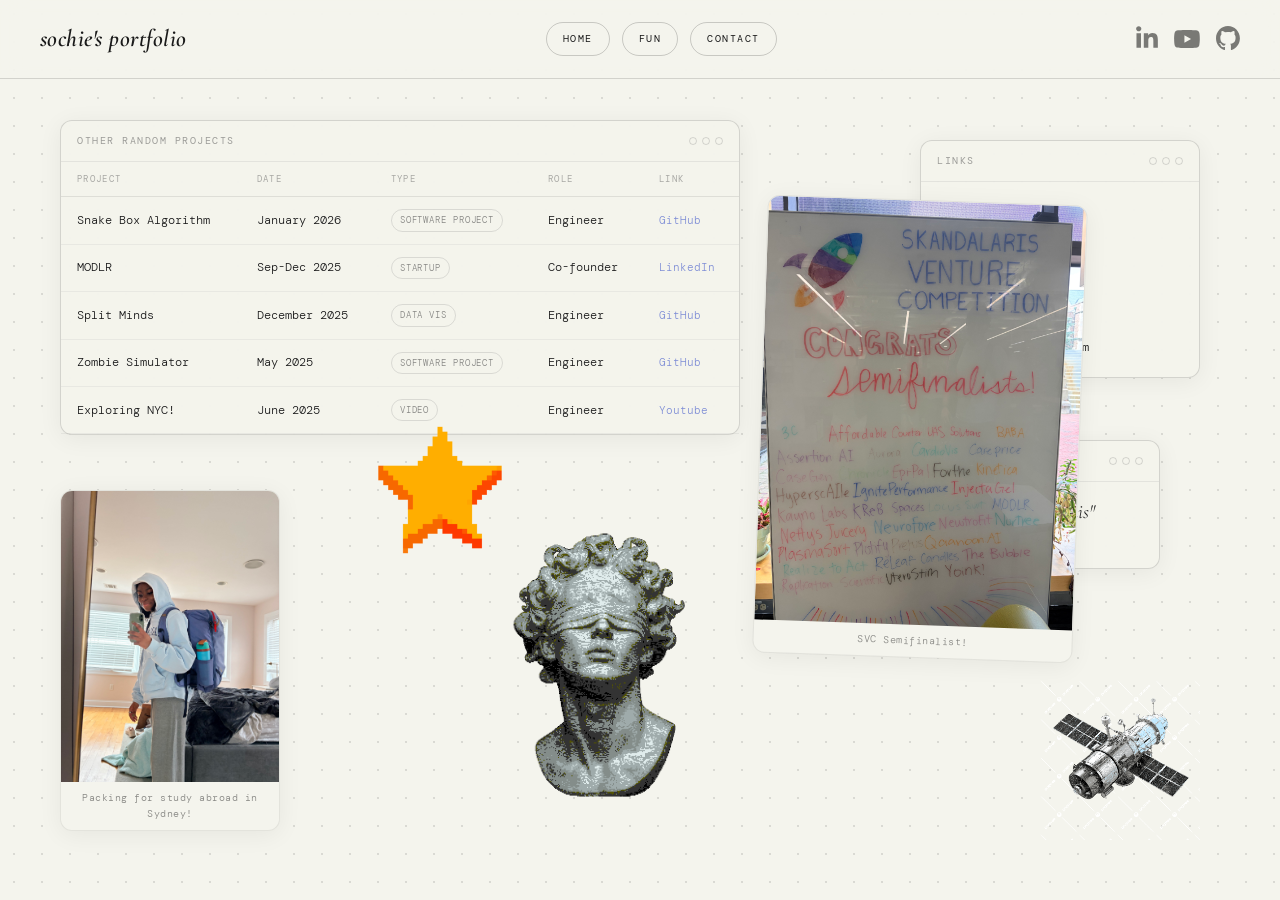
<file: fun.html>
<!DOCTYPE html>
<html lang="en">
<head>
    <meta charset="UTF-8">
    <meta name="viewport" content="width=device-width, initial-scale=1.0">
    <link rel="preconnect" href="https://fonts.googleapis.com">
    <link rel="preconnect" href="https://fonts.gstatic.com" crossorigin>
    <link href="https://fonts.googleapis.com/css2?family=Cormorant+Garamond:ital,wght@0,400;0,600;1,400;1,600&family=DM+Mono:wght@300;400&display=swap" rel="stylesheet">
    <link rel="stylesheet" href="CSS/fun.css">
    <title>Fun — Sochie</title>
</head>
<body>

    <!-- Navigation -->
    <nav class="nav">
        <div class="nav-inner">
            <a href="index.html" class="nav-logo">sochie's portfolio</a>
            <div class="nav-links">
                <a href="index.html" class="pill-link">HOME</a>
                <a href="fun.html" class="pill-link pill-fun">FUN</a>
                <a href="mailto:sochiefilm@gmail.com" class="pill-link">CONTACT</a>
            </div>
            <div class="nav-right">
                <a href="https://www.linkedin.com/in/sochie-odunlami/" class="nav-social" id="linkedin-icon" target="_blank">
                    <img src="attributes/images/linkedin.svg" alt="LinkedIn">
                </a>
                <a href="https://www.youtube.com/@sochie19" class="nav-social" id="youtube-icon" target="_blank">
                    <img src="attributes/images/youtube.svg" alt="YouTube">
                </a>
                <a href="https://github.com/sochieodunlam" class="nav-social" id="github-icon" target="_blank">
                    <img src="attributes/images/github.svg" alt="GitHub">
                </a>
            </div>
        </div>
    </nav>

    <!-- Draggable Canvas -->
    <div class="fun-canvas">

        <!-- Projects Table -->
        <div class="floating-el projects-table-wrap" data-draggable>
            <div class="floating-el-header">
                <span>Other random projects</span>
                <div class="floating-el-dots">
                    <div class="floating-el-dot"></div>
                    <div class="floating-el-dot"></div>
                    <div class="floating-el-dot"></div>
                </div>
            </div>
            <table class="projects-table">
                <thead>
                    <tr>
                        <th>Project</th>
                        <th>Date</th>
                        <th>Type</th>
                        <th>Role</th>
                        <th>Link</th>
                    </tr>
                </thead>
                <tbody>
                    <tr class="table-row-clickable" data-popup="cherry-pie">
                        <td class="table-project-name">Snake Box Algorithm</td>
                        <td>January 2026</td>
                        <td><span class="table-tag">Software Project</span></td>
                        <td>Engineer</td>
                        <td><a href="https://github.com/sochieodunlam/snake-box-algorithm" class="table-link" target="_blank">GitHub</a></td>
                    </tr>
                    <tr class="table-row-clickable" data-popup="robot">
                        <td class="table-project-name">MODLR</td>
                        <td>Sep-Dec 2025</td>
                        <td><span class="table-tag">Startup</span></td>
                        <td>Co-founder</td>
                        <td><a href="https://www.linkedin.com/company/modlrcard/posts/?feedView=all" class="table-link" target="_blank">LinkedIn</a></td>
                    </tr>
                    <tr class="table-row-clickable" data-popup="unveil">
                        <td class="table-project-name">Split Minds</td>
                        <td>December 2025</td>
                        <td><span class="table-tag">Data Vis</span></td>
                        <td>Engineer</td>
                        <td><a href="https://csex57.github.io/splitminds/" class="table-link" target="_blank">GitHub</a></td>
                    </tr>
                    <tr class="table-row-clickable" data-popup="fortune">
                        <td class="table-project-name">Zombie Simulator</td>
                        <td>May 2025</td>
                        <td><span class="table-tag">Software Project</span></td>
                        <td>Engineer</td>
                        <td><a href="https://github.com/missing-repository" class="table-link" target="_blank">GitHub</a></td>
                    </tr>
                    <tr class="table-row-clickable" data-popup="nasa">
                        <td class="table-project-name">Exploring NYC!</td>
                        <td>June 2025</td>
                        <td><span class="table-tag">Video</span></td>
                        <td>Engineer</td>
                        <td><a href="https://www.youtube.com/shorts/bB57X7uFs-4" class="table-link" target="_blank">Youtube</a></td>
                    </tr>
                </tbody>
            </table>
        </div>

        <!-- Links / Bookmarks -->
        <div class="floating-el links-card" data-draggable>
            <div class="floating-el-header">
                <span>Links</span>
                <div class="floating-el-dots">
                    <div class="floating-el-dot"></div>
                    <div class="floating-el-dot"></div>
                    <div class="floating-el-dot"></div>
                </div>
            </div>
            <div class="links-list">
                <a href="https://www.linkedin.com/in/sochie-odunlami/" class="link-item" target="_blank">
                    <img src="attributes/images/linkedin.svg" alt="LinkedIn">
                    LinkedIn
                </a>
                <a href="https://www.youtube.com/@sochie19" class="link-item" target="_blank">
                    <img src="attributes/images/youtube.svg" alt="YouTube">
                    YouTube
                </a>
                <a href="https://github.com/sochieodunlam" class="link-item" target="_blank">
                    <img src="attributes/images/github.svg" alt="GitHub">
                    GitHub
                </a>
                <a href="mailto:sochiefilm@gmail.com" class="link-item">
                    sochiefilm@gmail.com
                </a>
            </div>
        </div>

        <!-- Quote / Note -->
        <div class="floating-el note-card" data-draggable>
            <div class="floating-el-header">
                <span>Note</span>
                <div class="floating-el-dots">
                    <div class="floating-el-dot"></div>
                    <div class="floating-el-dot"></div>
                    <div class="floating-el-dot"></div>
                </div>
            </div>
            <div class="note-body">
                "hi if you're reading this"
                <span>— Sochie</span>
            </div>
        </div>

        <!-- Sticker -->
        <div class="floating-el sticker-card sticker-packing" data-draggable>
            <img src="attributes/images/packing.jpg" style="width: 100%; display: block;">
            <p class="photo-caption">Packing for study abroad in Sydney!</p>
        </div>

        <div class="floating-el sticker-card sticker-finalist" data-draggable>
            <img src="attributes/images/finalist.jpg" style="width: 100%; display: block;">
            <p class="photo-caption">SVC Semifinalist!</p>
        </div>

        <!-- Greek Statue -->
        <div class="floating-el floating-img sticker-statue" data-draggable>
            <img src="attributes/images/greek_statue_dither.png" alt="Greek Statue">
        </div>

        <!-- Satellite -->
        <div class="floating-el floating-img sticker-satellite" data-draggable>
            <img src="attributes/images/satellite.png" alt="Satellite">
        </div>

        <!-- Spinning Star -->
        <div class="floating-el spinning-star" data-draggable>
            <img src="attributes/images/star.png" alt="Star">
        </div>

    </div>

    <!-- Popups -->
    <div class="popup-overlay" id="popup-cherry-pie">
        <div class="popup">
            <button class="popup-close">&times;</button>
            <h3>Snake Box Algorithm</h3>
            <p>Made this for another project, ended up not using it, but it still looks pretty cool! It's pretty simple because no AI was used and I made it in two days 🤙</p>
            <a href="https://github.com/sochieodunlam/snake-box-algorithm" target="_blank">View on GitHub &rarr;</a>
        </div>
    </div>

    <div class="popup-overlay" id="popup-robot">
        <div class="popup">
            <button class="popup-close">&times;</button>
            <h3>MODLR</h3>
            <p>Semi-Finalists at the Skandalaris Venture Competition. MODLR was a fintech startup creating the first customizable credit card platform that lets users build and rebuild their card benefits every quarter. We empower consumers to pay only for the perks they actually use, putting financial control back in their hands. Ultimately didn't work out with timing + customer alignment but amazing experience nonetheless.</p>
            <a href="https://www.linkedin.com/company/modlrcard/posts/?feedView=all" target="_blank">View on LinkedIn &rarr;</a>
        </div>
    </div>

    <div class="popup-overlay" id="popup-unveil">
        <div class="popup">
            <button class="popup-close">&times;</button>
            <h3>Split Minds Data Visualization</h3>
            <p>D3 Data Visualization made for WashU's Data Visualization class. Uses twin IQ data (twins who grew up in different environments, kind of like a real-life parent trap) to help you form opinions on nature vs nurture!</p>
            <a href="https://csex57.github.io/splitminds/" target="_blank">View on GitHub &rarr;</a>
        </div>
    </div>

    <div class="popup-overlay" id="popup-fortune">
        <div class="popup">
            <button class="popup-close">&times;</button>
            <h3>Zombie Outbreak Simulation</h3>
            <p>Would you believe me if I told you that I couldn't find the github repo for this... Interactive data visualization made using HTML/CSS/Javascript/Python/Flask/Google Maps API.</p>
        </div>
    </div>

    <div class="popup-overlay" id="popup-nasa">
        <div class="popup">
            <button class="popup-close">&times;</button>
            <h3>Exploring NYC!</h3>
            <p>Short form video exploring New York City! Not much else to say about this one. Made many videos during Summer 2025</p>
            <a href="https://www.youtube.com/shorts/bB57X7uFs-4" target="_blank">Watch on Youtube &rarr;</a>
        </div>
    </div>

    <script src="JS/fun.js"></script>

</body>
</html>
</file>
<file: CSS/fun.css>
@font-face {
    font-family: sf-mono-regular;
    src: url("../attributes/fonts/SFMonoRegular.otf")
}

@font-face {
    font-family: helvetica-neue;
    src: url("../attributes/fonts/HelveticaNeue\ Thin.ttf")
}

@font-face {
    font-family: akaya-telivigala;
    src: url("../attributes/fonts/AkayaTelivigala-Regular.ttf")
}

*, *::before, *::after {
    box-sizing: border-box;
    margin: 0;
    padding: 0;
}

body {
    background-color: #f4f4ed;
    color: #1a1a1a;
    font-family: 'DM Mono', monospace;
    font-weight: 300;
    font-size: 14px;
    line-height: 1.6;
    overflow: hidden;
    width: 100vw;
    height: 100vh;
}

/* --- Dot Grid Background --- */
body::before {
    content: '';
    position: fixed;
    inset: 0;
    z-index: 0;
    background-image: radial-gradient(circle, rgba(26, 26, 26, 0.12) 1px, transparent 1px);
    background-size: 28px 28px;
    pointer-events: none;
}

/* --- Navigation (shared style) --- */
.nav {
    position: fixed;
    top: 0;
    left: 0;
    width: 100%;
    z-index: 1000;
    padding: 20px 40px;
    background: rgba(244, 244, 237, 0.85);
    backdrop-filter: blur(12px);
    -webkit-backdrop-filter: blur(12px);
    border-bottom: 1px solid rgba(26, 26, 26, 0.15);
}

.nav-inner {
    max-width: 1400px;
    margin: 0 auto;
    display: flex;
    align-items: center;
    justify-content: space-between;
}

.nav-logo {
    font-family: 'Cormorant Garamond', serif;
    font-style: italic;
    font-size: 24px;
    font-weight: 600;
    color: #1a1a1a;
    text-decoration: none;
    letter-spacing: 0.02em;
}

.nav-logo:hover {
    color: #7e8dd5;
}

.nav-links {
    display: flex;
    gap: 12px;
}

.pill-link {
    font-family: 'DM Mono', monospace;
    font-size: 10px;
    font-weight: 400;
    text-transform: uppercase;
    letter-spacing: 0.15em;
    color: #1a1a1a;
    text-decoration: none;
    padding: 8px 16px;
    border: 1px solid rgba(26, 26, 26, 0.2);
    border-radius: 9999px;
    transition: border-color 0.3s ease, color 0.3s ease;
}

.pill-link:hover {
    border-color: #7e8dd5;
    color: #7e8dd5;
}

@keyframes rainbow-border {
    0%   { border-color: #ff6b6b; color: #ff6b6b; transform: rotate(-1deg); }
    14%  { border-color: #ffa94d; color: #ffa94d; transform: rotate(1deg) scale(1.03); }
    28%  { border-color: #ffd43b; color: #ffd43b; transform: rotate(-0.5deg); }
    42%  { border-color: #69db7c; color: #69db7c; transform: rotate(1deg) scale(1.05); }
    57%  { border-color: #74c0fc; color: #74c0fc; transform: rotate(-1deg); }
    71%  { border-color: #7e8dd5; color: #7e8dd5; transform: rotate(0.5deg) scale(1.03); }
    85%  { border-color: #da77f2; color: #da77f2; transform: rotate(-0.5deg); }
    100% { border-color: #ff6b6b; color: #ff6b6b; transform: rotate(0deg); }
}

.pill-fun {
    position: relative;
}

.pill-fun:hover {
    animation: rainbow-border 1.2s ease-in-out infinite;
    border-width: 2px;
}

.nav-right {
    display: flex;
    align-items: center;
    gap: 16px;
}

.nav-social {
    display: flex;
    align-items: center;
    opacity: 0.5;
    transition: opacity 0.3s ease;
}

.nav-social:hover {
    opacity: 1;
}

#linkedin-icon img {
    height: 22px;
    width: 22px;
    object-fit: contain;
    filter: brightness(0);
    position: relative;
    top: -2px;
}

#youtube-icon img {
    height: 26px;
    width: 26px;
    object-fit: contain;
    filter: brightness(0);
}

#github-icon img {
    height: 24px;
    width: 24px;
    object-fit: contain;
    filter: brightness(0);
    position: relative;
    top: -1px;
}

/* --- Canvas (the draggable area) --- */
.fun-canvas {
    position: fixed;
    inset: 0;
    z-index: 1;
}

/* --- Draggable Floating Elements --- */
.floating-el {
    position: absolute;
    background: rgba(244, 244, 237, 0.95);
    border: 1px solid rgba(26, 26, 26, 0.15);
    border-radius: 12px;
    box-shadow: 0 4px 24px rgba(0, 0, 0, 0.06);
    cursor: grab;
    user-select: none;
    z-index: 10;
    transition: box-shadow 0.2s ease;
}

.floating-el:active {
    cursor: grabbing;
    box-shadow: 0 8px 40px rgba(0, 0, 0, 0.12);
    z-index: 100;
}

.floating-el-header {
    display: flex;
    align-items: center;
    justify-content: space-between;
    padding: 12px 16px;
    border-bottom: 1px solid rgba(26, 26, 26, 0.08);
    font-family: 'DM Mono', monospace;
    font-size: 10px;
    font-weight: 400;
    text-transform: uppercase;
    letter-spacing: 0.15em;
    color: rgba(26, 26, 26, 0.4);
}

.floating-el-dots {
    display: flex;
    gap: 5px;
}

.floating-el-dot {
    width: 8px;
    height: 8px;
    border-radius: 50%;
    border: 1px solid rgba(26, 26, 26, 0.15);
}

/* --- Projects Table --- */
.projects-table-wrap {
    top: 120px;
    left: 60px;
    width: 680px;
}

.projects-table {
    width: 100%;
    border-collapse: collapse;
    font-family: 'DM Mono', monospace;
    font-size: 12px;
}

.projects-table thead th {
    padding: 10px 16px;
    text-align: left;
    font-weight: 400;
    font-size: 9px;
    text-transform: uppercase;
    letter-spacing: 0.15em;
    color: rgba(26, 26, 26, 0.35);
    border-bottom: 1px solid rgba(26, 26, 26, 0.1);
}

.projects-table tbody td {
    padding: 12px 16px;
    border-bottom: 1px solid rgba(26, 26, 26, 0.05);
    color: #1a1a1a;
    font-weight: 300;
}

.projects-table tbody tr {
    transition: background 0.15s ease;
}

.projects-table tbody tr:hover {
    background: rgba(126, 141, 213, 0.06);
}

.table-project-name {
    font-weight: 400;
}

.table-link {
    color: #7e8dd5;
    text-decoration: none;
    font-size: 11px;
}

.table-link:hover {
    text-decoration: underline;
}

.table-tag {
    display: inline-block;
    font-size: 9px;
    text-transform: uppercase;
    letter-spacing: 0.1em;
    padding: 3px 8px;
    border: 1px solid rgba(26, 26, 26, 0.12);
    border-radius: 9999px;
    color: rgba(26, 26, 26, 0.5);
}

/* --- Links / Bookmarks Card --- */
.links-card {
    top: 140px;
    right: 80px;
    left: auto;
    width: 280px;
}

.links-list {
    padding: 12px 16px;
    display: flex;
    flex-direction: column;
    gap: 10px;
}

.link-item {
    display: flex;
    align-items: center;
    gap: 10px;
    text-decoration: none;
    color: #1a1a1a;
    font-family: 'DM Mono', monospace;
    font-size: 12px;
    font-weight: 300;
    padding: 8px 12px;
    border-radius: 8px;
    transition: background 0.15s ease;
}

.link-item:hover {
    background: rgba(126, 141, 213, 0.08);
}

.link-item img {
    width: 18px;
    height: 18px;
    object-fit: contain;
    filter: brightness(0);
    opacity: 0.5;
}

/* --- Note Card --- */
.note-card {
    top: 440px;
    right: 120px;
    left: auto;
    width: 260px;
}

.note-body {
    padding: 16px;
    font-family: 'Cormorant Garamond', serif;
    font-style: italic;
    font-size: 20px;
    line-height: 1.4;
    color: #1a1a1a;
}

.note-body span {
    display: block;
    margin-top: 12px;
    font-family: 'DM Mono', monospace;
    font-style: normal;
    font-size: 10px;
    color: rgba(26, 26, 26, 0.35);
    letter-spacing: 0.1em;
    text-transform: uppercase;
}

/* --- Sticker (small floating fun element) --- */
.sticker-card {
    text-align: center;
    padding: 0;
    overflow: hidden;
    background: #f4f4ed;
    border-color: rgba(26, 26, 26, 0.08);
}

.photo-caption {
    padding: 8px 12px;
    font-family: 'DM Mono', monospace;
    font-size: 10px;
    font-weight: 300;
    color: rgba(26, 26, 26, 0.5);
    letter-spacing: 0.05em;
    text-align: center;
}

.sticker-packing {
    top: 490px;
    left: 60px;
    width: 220px;
}

.sticker-finalist {
    top: 200px;
    left: 760px;
    width: 320px;
    transform: rotate(2deg);
}

/* --- Floating standalone images (no box around them) --- */
.floating-img {
    background: transparent;
    border: none;
    box-shadow: none;
    overflow: visible;
    border-radius: 0;
}

.floating-img:active {
    box-shadow: none;
}

.floating-img img {
    width: 100%;
    display: block;
}

.sticker-statue {
    top: 520px;
    left: 500px;
    width: 200px;
}

.sticker-satellite {
    bottom: 60px;
    right: 80px;
    left: auto;
    top: auto;
    width: 160px;
}

/* --- Spinning Star --- */
.spinning-star {
    top: 400px;
    left: 350px;
    width: 180px;
    background: transparent;
    border: none;
    box-shadow: none;
    overflow: visible;
    border-radius: 0;
}

.spinning-star:active {
    box-shadow: none;
}

.spinning-star img {
    width: 100%;
    display: block;
    animation: spin 8s linear infinite;
}

@keyframes spin {
    from { transform: rotate(0deg); }
    to { transform: rotate(360deg); }
}

.sticker-card .sticker-emoji {
    font-size: 36px;
    line-height: 1;
}

.sticker-card .sticker-label {
    margin-top: 8px;
    font-family: 'DM Mono', monospace;
    font-size: 9px;
    text-transform: uppercase;
    letter-spacing: 0.1em;
    color: rgba(26, 26, 26, 0.5);
}

/* --- Popup --- */
.popup-overlay {
    display: none;
    position: fixed;
    inset: 0;
    background: rgba(26, 26, 26, 0.5);
    backdrop-filter: blur(4px);
    -webkit-backdrop-filter: blur(4px);
    z-index: 500;
    align-items: center;
    justify-content: center;
}

.popup-overlay.active {
    display: flex;
}

.popup {
    background: #f4f4ed;
    border: 1px solid rgba(26, 26, 26, 0.15);
    border-radius: 12px;
    padding: 40px;
    max-width: 480px;
    width: 90%;
    position: relative;
}

.popup-close {
    position: absolute;
    top: 16px;
    right: 16px;
    background: none;
    border: none;
    font-family: 'DM Mono', monospace;
    font-size: 18px;
    color: rgba(26, 26, 26, 0.4);
    cursor: pointer;
    padding: 4px 8px;
}

.popup-close:hover {
    color: #1a1a1a;
}

.popup h3 {
    font-family: 'Cormorant Garamond', serif;
    font-style: italic;
    font-size: 28px;
    font-weight: 400;
    margin-bottom: 12px;
}

.popup p {
    font-family: 'DM Mono', monospace;
    font-size: 12px;
    font-weight: 300;
    line-height: 1.7;
    color: rgba(26, 26, 26, 0.65);
    margin-bottom: 20px;
}

.popup a {
    display: inline-flex;
    align-items: center;
    gap: 6px;
    font-family: 'DM Mono', monospace;
    font-size: 10px;
    text-transform: uppercase;
    letter-spacing: 0.15em;
    color: #7e8dd5;
    text-decoration: none;
}

.popup a:hover {
    text-decoration: underline;
}

@media (max-width: 900px) {
    .nav-links {
        display: none;
    }

    .projects-table-wrap {
        width: 90vw;
        left: 5vw;
    }

    .links-card,
    .note-card,
    .sticker-card,
    .floating-img,
    .spinning-star {
        display: none;
    }
}
</file>
